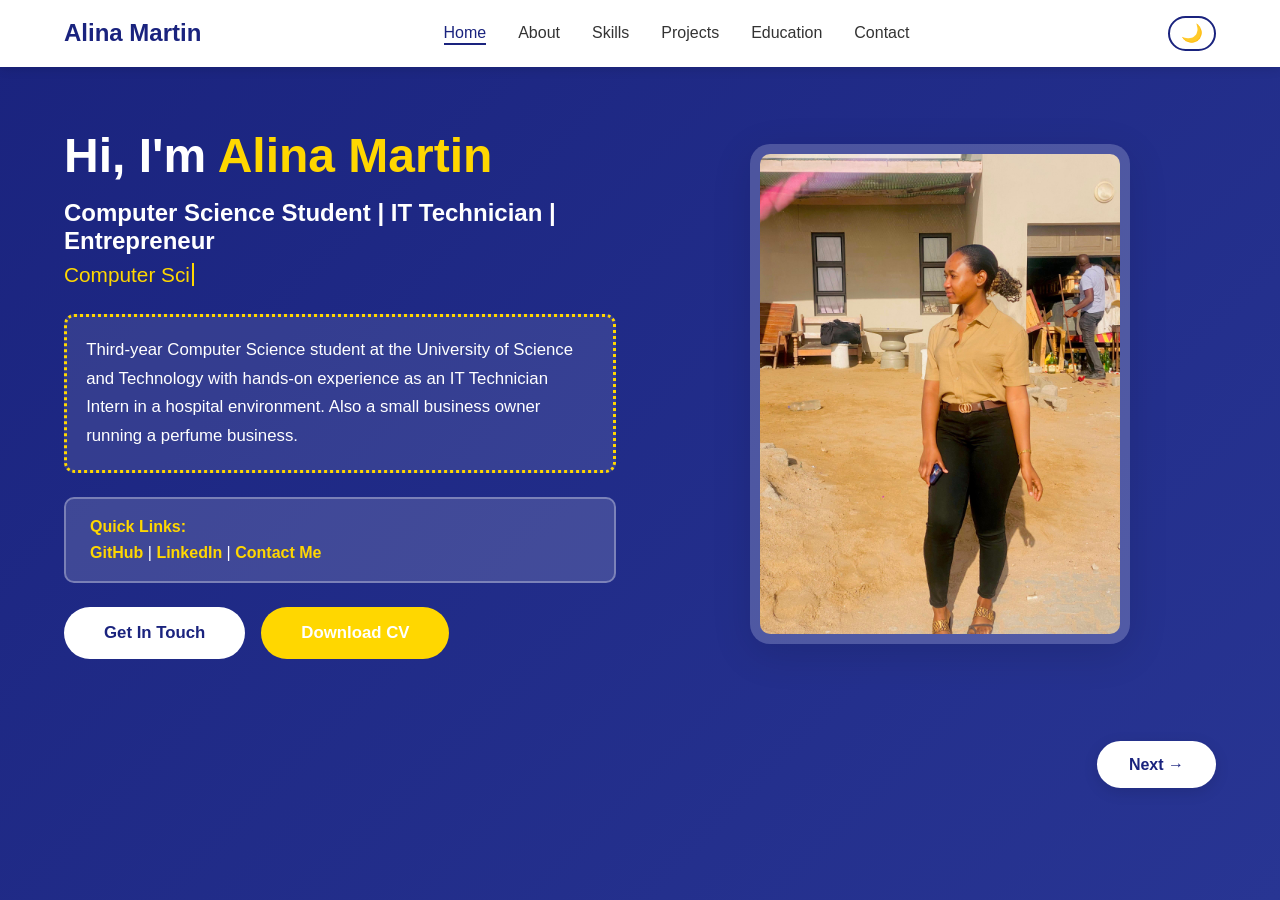
<file: index.html>
<!DOCTYPE html>
<html lang="en">
<head>
  <meta charset="UTF-8">
  <meta name="viewport" content="width=device-width, initial-scale=1.0">
  <title>Alina Martin - Home</title>
  <link rel="stylesheet" href="portfolio.css">
</head>
<body>

  <!-- Navigation -->
  <nav class="navbar">
    <div class="logo">Alina Martin</div>
    <ul class="nav-links">
      <li><a href="index.html" class="nav-link active">Home</a></li>
      <li><a href="about.html" class="nav-link">About</a></li>
      <li><a href="skills.html" class="nav-link">Skills</a></li>
      <li><a href="projects.html" class="nav-link">Projects</a></li>
      <li><a href="education.html" class="nav-link">Education</a></li>
      <li><a href="contact.html" class="nav-link">Contact</a></li>
    </ul>
    <div style="display:flex;align-items:center;gap:0.5rem;">
      <button id="darkModeToggle" aria-label="Switch to dark mode">🌙</button>
      <button class="nav-toggle" id="navToggle" aria-label="Toggle navigation" aria-expanded="false">
        <span></span><span></span><span></span>
      </button>
    </div>
  </nav>

  <!-- Home Section -->
  <section class="page-section">
    <div class="home-content">
      <div class="home-text reveal">
        <h1>Hi, I'm <span class="highlight">Alina Martin</span></h1>
        <h2 class="subtitle">Computer Science Student | IT Technician | Entrepreneur</h2>
        <div class="typing-wrapper">
          <span id="typingText"></span>
        </div>
        <p class="description dotted-border">Third-year Computer Science student at the University of Science and Technology with hands-on experience as an IT Technician Intern in a hospital environment. Also a small business owner running a perfume business.</p>
        <div class="info-box">
          <h4>Quick Links:</h4>
          <p>
            <a href="https://github.com/msmartins27" target="_blank" class="custom-link">GitHub</a> |
            <a href="https://www.linkedin.com/in/alina-ndasilwohenda-3824383b3/" target="_blank" class="custom-link">LinkedIn</a> |
            <a href="contact.html" class="custom-link">Contact Me</a>
          </p>
        </div>
        <div class="button-group">
          <a href="contact.html" class="cta-button">Get In Touch</a>
          <a href="ALINA MARTIN CV  (2).pdf.pdf" download class="download-btn">Download CV</a>
        </div>
      </div>
      <div class="home-image reveal">
        <img src="WhatsApp Image 2026-02-24 at 3.05.21 PM.jpeg" alt="Alina Martin" class="profile-img">
      </div>
    </div>
    <a href="about.html" class="next-btn">Next →</a>
  </section>

  <!-- Back to Top -->
  <button id="backToTop" aria-label="Back to top">↑</button>

  <script src="portfolio.js"></script>
</body>
</html>
</file>
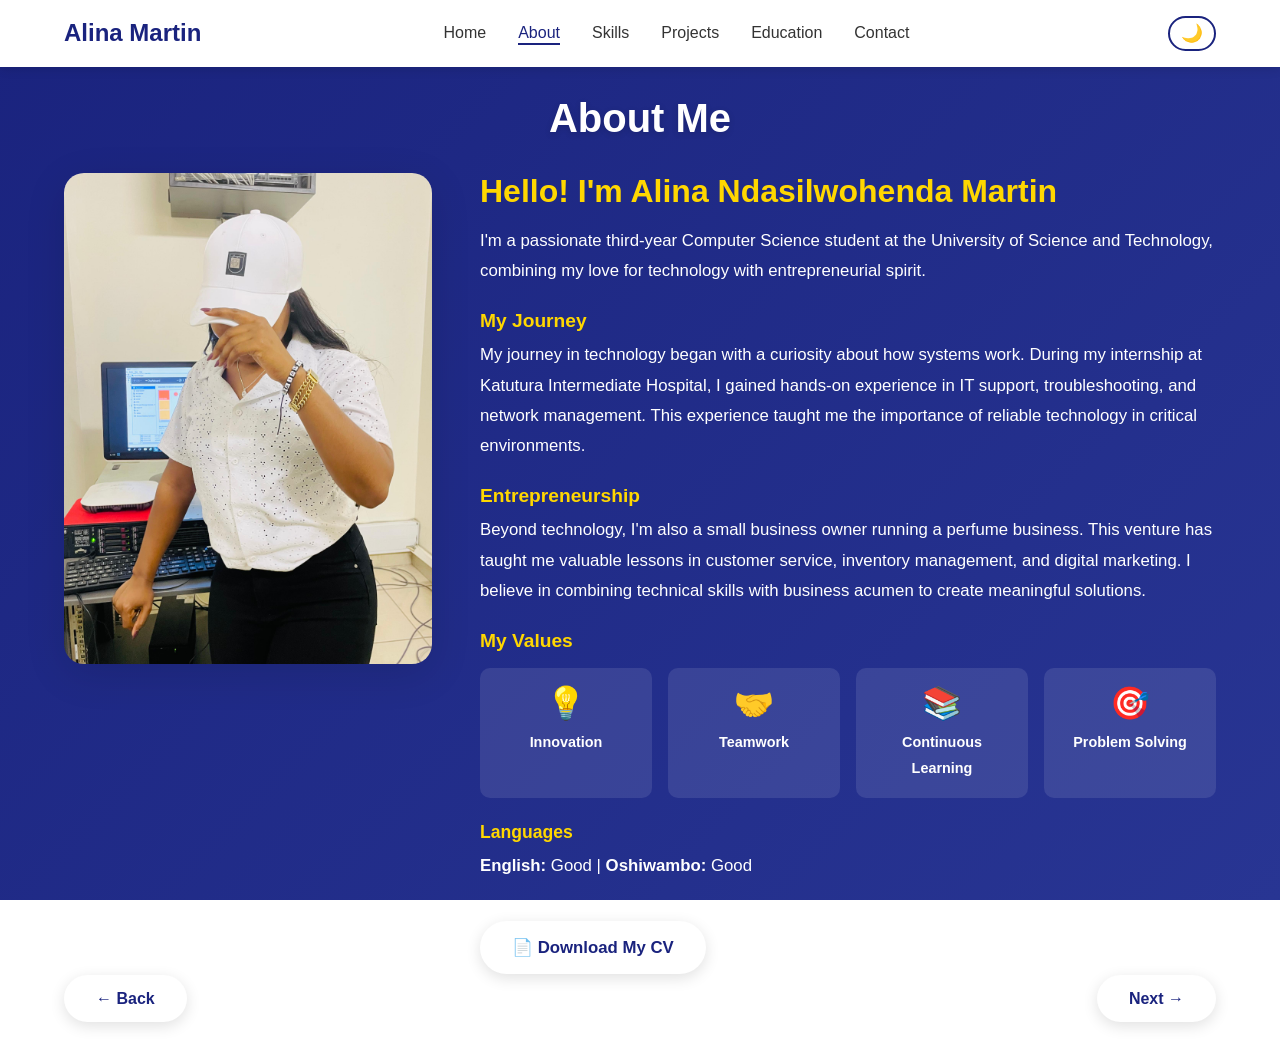
<file: about.html>
<!DOCTYPE html>
<html lang="en">
<head>
  <meta charset="UTF-8">
  <meta name="viewport" content="width=device-width, initial-scale=1.0">
  <title>Alina Martin - About</title>
  <link rel="stylesheet" href="portfolio.css">
</head>
<body>

  <!-- Navigation -->
  <nav class="navbar">
    <div class="logo">Alina Martin</div>
    <ul class="nav-links">
      <li><a href="index.html" class="nav-link">Home</a></li>
      <li><a href="about.html" class="nav-link active">About</a></li>
      <li><a href="skills.html" class="nav-link">Skills</a></li>
      <li><a href="projects.html" class="nav-link">Projects</a></li>
      <li><a href="education.html" class="nav-link">Education</a></li>
      <li><a href="contact.html" class="nav-link">Contact</a></li>
    </ul>
    <div style="display:flex;align-items:center;gap:0.5rem;">
      <button id="darkModeToggle" aria-label="Switch to dark mode">🌙</button>
      <button class="nav-toggle" id="navToggle" aria-label="Toggle navigation" aria-expanded="false">
        <span></span><span></span><span></span>
      </button>
    </div>
  </nav>

  <!-- About Section -->
  <section class="page-section">
    <h2 class="section-title reveal">About Me</h2>
    <div class="about-content">
      <div class="about-image reveal">
        <img src="WhatsApp Image 2026-02-24 at 3.05.21 PM (1).jpeg" alt="About Alina">
      </div>
      <div class="about-text reveal">
        <h3>Hello! I'm Alina Ndasilwohenda Martin</h3>
        <p>I'm a passionate third-year Computer Science student at the University of Science and Technology, combining my love for technology with entrepreneurial spirit.</p>

        <h4>My Journey</h4>
        <p>My journey in technology began with a curiosity about how systems work. During my internship at Katutura Intermediate Hospital, I gained hands-on experience in IT support, troubleshooting, and network management. This experience taught me the importance of reliable technology in critical environments.</p>

        <h4>Entrepreneurship</h4>
        <p>Beyond technology, I'm also a small business owner running a perfume business. This venture has taught me valuable lessons in customer service, inventory management, and digital marketing. I believe in combining technical skills with business acumen to create meaningful solutions.</p>

        <h4>My Values</h4>
        <div class="values-grid">
          <div class="value-item"><span class="value-icon">💡</span><p>Innovation</p></div>
          <div class="value-item"><span class="value-icon">🤝</span><p>Teamwork</p></div>
          <div class="value-item"><span class="value-icon">📚</span><p>Continuous Learning</p></div>
          <div class="value-item"><span class="value-icon">🎯</span><p>Problem Solving</p></div>
        </div>

        <h5>Languages</h5>
        <p><strong>English:</strong> Good | <strong>Oshiwambo:</strong> Good</p>

        <a href="ALINA MARTIN CV  (2).pdf.pdf" download class="download-cv-btn">
          <span>📄</span> Download My CV
        </a>
      </div>
    </div>
    <a href="index.html" class="back-btn">← Back</a>
    <a href="skills.html" class="next-btn">Next →</a>
  </section>

  <!-- Back to Top -->
  <button id="backToTop" aria-label="Back to top">↑</button>

  <script src="portfolio.js"></script>
</body>
</html>
</file>
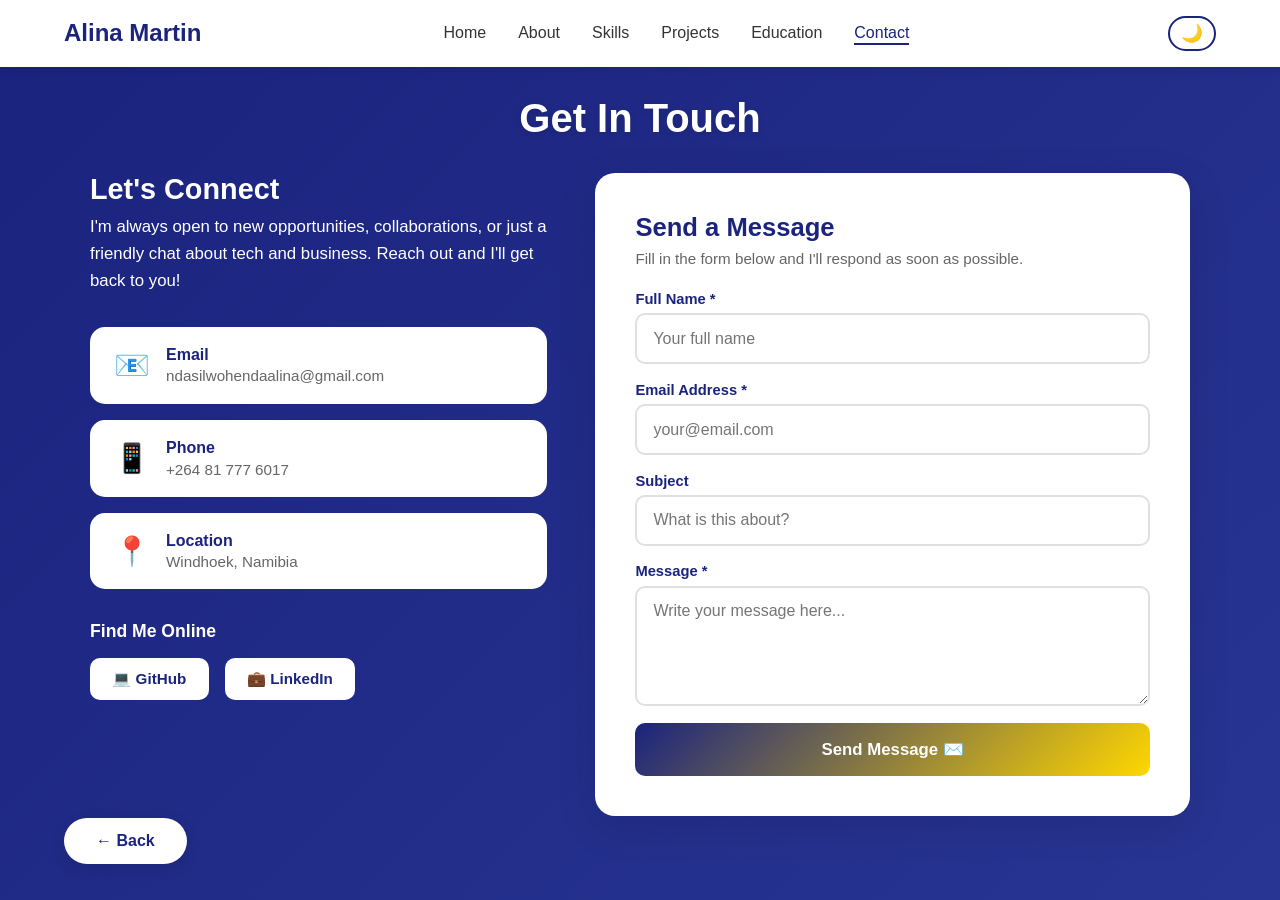
<file: contact.html>
<!DOCTYPE html>
<html lang="en">
<head>
  <meta charset="UTF-8">
  <meta name="viewport" content="width=device-width, initial-scale=1.0">
  <title>Alina Martin - Contact</title>
  <link rel="stylesheet" href="portfolio.css">
</head>
<body>

  <!-- Navigation -->
  <nav class="navbar">
    <div class="logo">Alina Martin</div>
    <ul class="nav-links">
      <li><a href="index.html" class="nav-link">Home</a></li>
      <li><a href="about.html" class="nav-link">About</a></li>
      <li><a href="skills.html" class="nav-link">Skills</a></li>
      <li><a href="projects.html" class="nav-link">Projects</a></li>
      <li><a href="education.html" class="nav-link">Education</a></li>
      <li><a href="contact.html" class="nav-link active">Contact</a></li>
    </ul>
    <div style="display:flex;align-items:center;gap:0.5rem;">
      <button id="darkModeToggle" aria-label="Switch to dark mode">🌙</button>
      <button class="nav-toggle" id="navToggle" aria-label="Toggle navigation" aria-expanded="false">
        <span></span><span></span><span></span>
      </button>
    </div>
  </nav>

  <!-- Contact Section -->
  <section class="page-section">
    <h2 class="section-title reveal">Get In Touch</h2>
    <div class="contact-container">

      <!-- Left: info + social -->
      <div class="contact-left">
        <div class="contact-intro reveal">
          <h3>Let's Connect</h3>
          <p>I'm always open to new opportunities, collaborations, or just a friendly chat about tech and business. Reach out and I'll get back to you!</p>
        </div>

        <div class="contact-details reveal">
          <div class="contact-item">
            <span class="contact-icon">📧</span>
            <div>
              <h4>Email</h4>
              <a href="mailto:ndasilwohendaalina@gmail.com" class="contact-link">ndasilwohendaalina@gmail.com</a>
            </div>
          </div>
          <div class="contact-item">
            <span class="contact-icon">📱</span>
            <div>
              <h4>Phone</h4>
              <p>+264 81 777 6017</p>
            </div>
          </div>
          <div class="contact-item">
            <span class="contact-icon">📍</span>
            <div>
              <h4>Location</h4>
              <p>Windhoek, Namibia</p>
            </div>
          </div>
        </div>

        <div class="social-links reveal">
          <h4>Find Me Online</h4>
          <div class="social-buttons">
            <a href="https://github.com/msmartins27" target="_blank" class="social-btn">💻 GitHub</a>
            <a href="https://www.linkedin.com/in/alina-ndasilwohenda-3824383b3/" target="_blank" class="social-btn">💼 LinkedIn</a>
          </div>
        </div>
      </div>

      <!-- Right: form -->
      <div class="contact-right reveal">
        <div class="contact-form-container">
          <h3>Send a Message</h3>
          <p class="form-description">Fill in the form below and I'll respond as soon as possible.</p>

          <form id="contactForm" class="contact-form" action="https://formspree.io/f/xlgpjble" method="POST" novalidate>
            <div class="form-group">
              <label for="name">Full Name *</label>
              <input type="text" id="name" name="name" placeholder="Your full name" required>
            </div>
            <div class="form-group">
              <label for="email">Email Address *</label>
              <input type="email" id="email" name="email" placeholder="your@email.com" required>
            </div>
            <div class="form-group">
              <label for="subject">Subject</label>
              <input type="text" id="subject" name="subject" placeholder="What is this about?">
            </div>
            <div class="form-group">
              <label for="message">Message *</label>
              <textarea id="message" name="message" placeholder="Write your message here..." required></textarea>
            </div>
            <div id="formBanner" class="form-banner" role="alert"></div>
            <button type="submit" class="submit-btn">Send Message ✉️</button>
          </form>
        </div>
      </div>

    </div>
    <a href="education.html" class="back-btn">← Back</a>
  </section>

  <!-- Back to Top -->
  <button id="backToTop" aria-label="Back to top">↑</button>

  <script src="portfolio.js"></script>
</body>
</html>
</file>
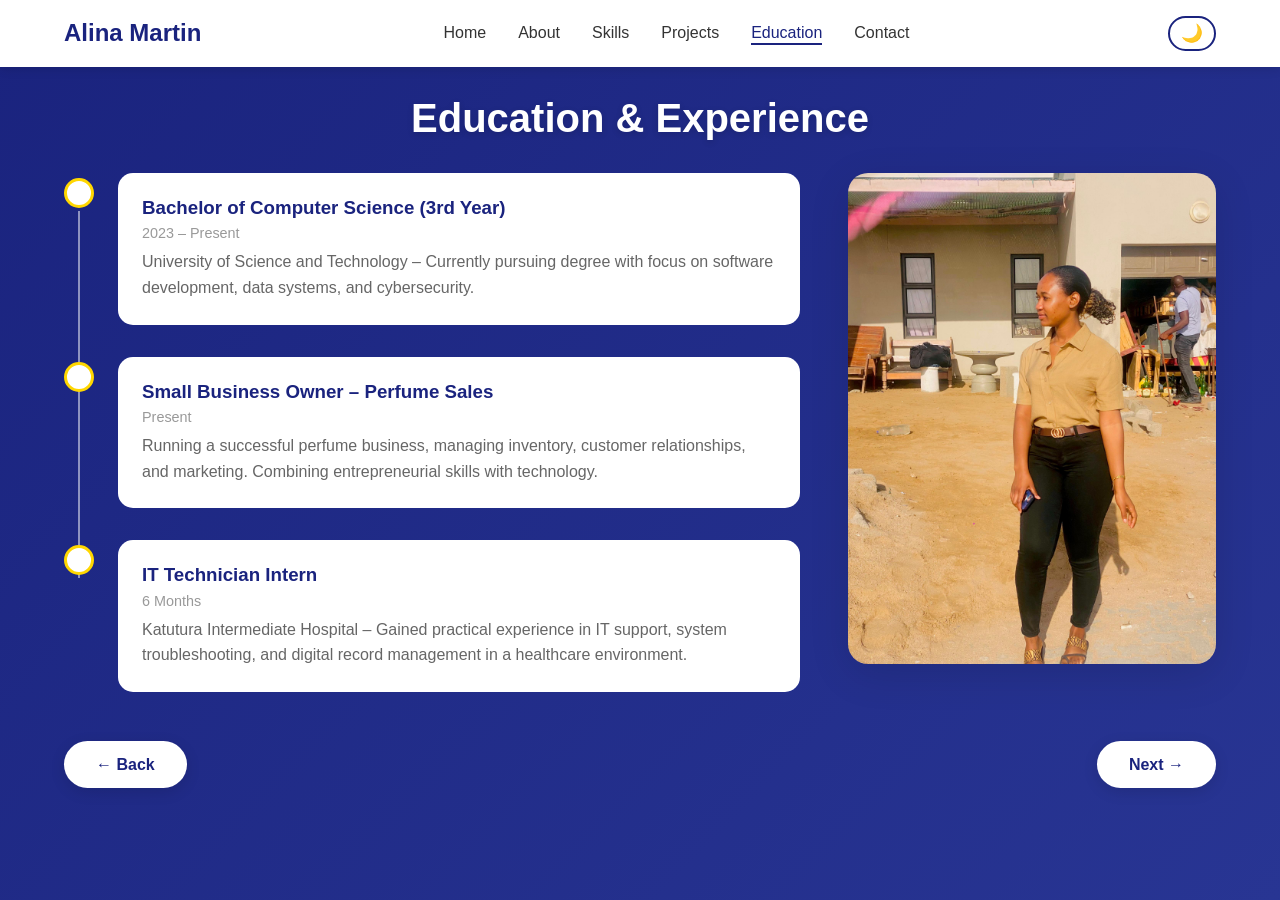
<file: education.html>
<!DOCTYPE html>
<html lang="en">
<head>
  <meta charset="UTF-8">
  <meta name="viewport" content="width=device-width, initial-scale=1.0">
  <title>Alina Martin - Education</title>
  <link rel="stylesheet" href="portfolio.css">
</head>
<body>

  <!-- Navigation -->
  <nav class="navbar">
    <div class="logo">Alina Martin</div>
    <ul class="nav-links">
      <li><a href="index.html" class="nav-link">Home</a></li>
      <li><a href="about.html" class="nav-link">About</a></li>
      <li><a href="skills.html" class="nav-link">Skills</a></li>
      <li><a href="projects.html" class="nav-link">Projects</a></li>
      <li><a href="education.html" class="nav-link active">Education</a></li>
      <li><a href="contact.html" class="nav-link">Contact</a></li>
    </ul>
    <div style="display:flex;align-items:center;gap:0.5rem;">
      <button id="darkModeToggle" aria-label="Switch to dark mode">🌙</button>
      <button class="nav-toggle" id="navToggle" aria-label="Toggle navigation" aria-expanded="false">
        <span></span><span></span><span></span>
      </button>
    </div>
  </nav>

  <!-- Education Section -->
  <section class="page-section">
    <h2 class="section-title reveal">Education &amp; Experience</h2>
    <div class="education-content">
      <div class="education-timeline">

        <div class="timeline-item reveal">
          <div class="timeline-dot"></div>
          <div class="timeline-content">
            <h3>Bachelor of Computer Science (3rd Year)</h3>
            <p class="timeline-date">2023 – Present</p>
            <p>University of Science and Technology – Currently pursuing degree with focus on software development, data systems, and cybersecurity.</p>
          </div>
        </div>

        <div class="timeline-item reveal">
          <div class="timeline-dot"></div>
          <div class="timeline-content">
            <h3>Small Business Owner – Perfume Sales</h3>
            <p class="timeline-date">Present</p>
            <p>Running a successful perfume business, managing inventory, customer relationships, and marketing. Combining entrepreneurial skills with technology.</p>
          </div>
        </div>

        <div class="timeline-item reveal">
          <div class="timeline-dot"></div>
          <div class="timeline-content">
            <h3>IT Technician Intern</h3>
            <p class="timeline-date">6 Months</p>
            <p>Katutura Intermediate Hospital – Gained practical experience in IT support, system troubleshooting, and digital record management in a healthcare environment.</p>
          </div>
        </div>

      </div>
      <div class="education-image reveal">
        <img src="WhatsApp Image 2026-02-24 at 3.05.21 PM.jpeg" alt="Education">
      </div>
    </div>
    <a href="projects.html" class="back-btn">← Back</a>
    <a href="contact.html" class="next-btn">Next →</a>
  </section>

  <!-- Back to Top -->
  <button id="backToTop" aria-label="Back to top">↑</button>

  <script src="portfolio.js"></script>
</body>
</html>
</file>
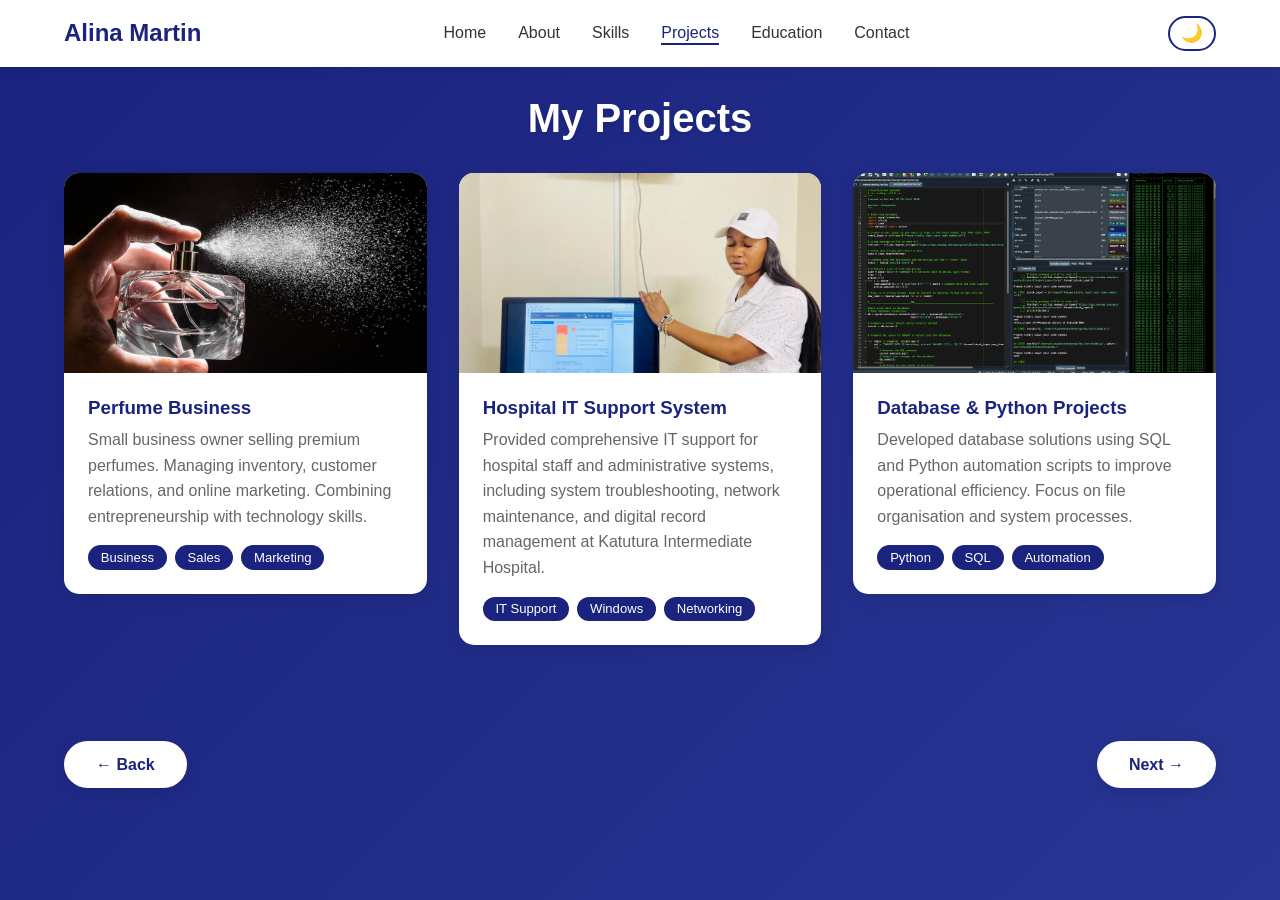
<file: projects.html>
<!DOCTYPE html>
<html lang="en">
<head>
  <meta charset="UTF-8">
  <meta name="viewport" content="width=device-width, initial-scale=1.0">
  <title>Alina Martin - Projects</title>
  <link rel="stylesheet" href="portfolio.css">
</head>
<body>

  <!-- Navigation -->
  <nav class="navbar">
    <div class="logo">Alina Martin</div>
    <ul class="nav-links">
      <li><a href="index.html" class="nav-link">Home</a></li>
      <li><a href="about.html" class="nav-link">About</a></li>
      <li><a href="skills.html" class="nav-link">Skills</a></li>
      <li><a href="projects.html" class="nav-link active">Projects</a></li>
      <li><a href="education.html" class="nav-link">Education</a></li>
      <li><a href="contact.html" class="nav-link">Contact</a></li>
    </ul>
    <div style="display:flex;align-items:center;gap:0.5rem;">
      <button id="darkModeToggle" aria-label="Switch to dark mode">🌙</button>
      <button class="nav-toggle" id="navToggle" aria-label="Toggle navigation" aria-expanded="false">
        <span></span><span></span><span></span>
      </button>
    </div>
  </nav>

  <!-- Projects Section -->
  <section class="page-section">
    <h2 class="section-title reveal">My Projects</h2>
    <div class="projects-grid">

      <!-- Perfume Business -->
      <a href="https://www.linkedin.com/in/alina-ndasilwohenda-3824383b3/" target="_blank" class="project-card-link reveal">
        <div class="project-card">
          <div class="project-image">
            <img src="WhatsApp Image 2026-02-24 at 3.05.21 PM (3).jpeg" alt="Perfume Business">
            <div class="project-overlay"><span class="view-project">View on LinkedIn →</span></div>
          </div>
          <div class="project-info">
            <h3>Perfume Business</h3>
            <p>Small business owner selling premium perfumes. Managing inventory, customer relations, and online marketing. Combining entrepreneurship with technology skills.</p>
            <div class="project-tags">
              <span class="tag">Business</span>
              <span class="tag">Sales</span>
              <span class="tag">Marketing</span>
            </div>
          </div>
        </div>
      </a>

      <!-- Hospital IT -->
      <div class="project-card reveal">
        <div class="project-image">
          <img src="WhatsApp Image 2026-02-24 at 3.05.21 PM (2).jpeg" alt="Hospital IT">
        </div>
        <div class="project-info">
          <h3>Hospital IT Support System</h3>
          <p>Provided comprehensive IT support for hospital staff and administrative systems, including system troubleshooting, network maintenance, and digital record management at Katutura Intermediate Hospital.</p>
          <div class="project-tags">
            <span class="tag">IT Support</span>
            <span class="tag">Windows</span>
            <span class="tag">Networking</span>
          </div>
        </div>
      </div>

      <!-- Python & SQL -->
      <a href="https://github.com/msmartins27" target="_blank" class="project-card-link reveal">
        <div class="project-card">
          <div class="project-image">
            <img src="WhatsApp Image 2026-02-23 at 5.25.51 PM (1).jpeg" alt="Database Project">
            <div class="project-overlay"><span class="view-project">View on GitHub →</span></div>
          </div>
          <div class="project-info">
            <h3>Database &amp; Python Projects</h3>
            <p>Developed database solutions using SQL and Python automation scripts to improve operational efficiency. Focus on file organisation and system processes.</p>
            <div class="project-tags">
              <span class="tag">Python</span>
              <span class="tag">SQL</span>
              <span class="tag">Automation</span>
            </div>
          </div>
        </div>
      </a>

    </div>
    <a href="skills.html" class="back-btn">← Back</a>
    <a href="education.html" class="next-btn">Next →</a>
  </section>

  <!-- Back to Top -->
  <button id="backToTop" aria-label="Back to top">↑</button>

  <script src="portfolio.js"></script>
</body>
</html>
</file>
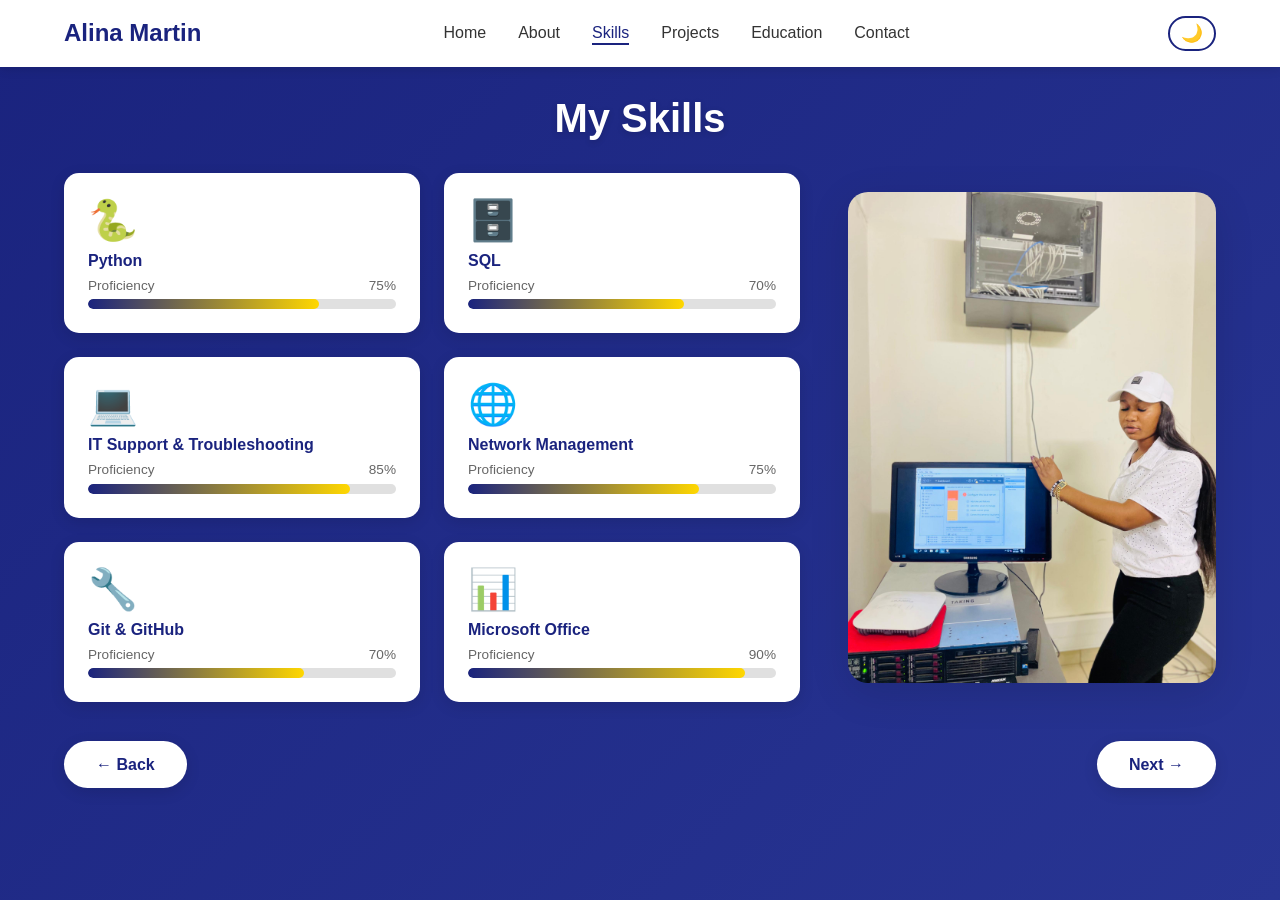
<file: skills.html>
<!DOCTYPE html>
<html lang="en">
<head>
  <meta charset="UTF-8">
  <meta name="viewport" content="width=device-width, initial-scale=1.0">
  <title>Alina Martin - Skills</title>
  <link rel="stylesheet" href="portfolio.css">
</head>
<body>

  <!-- Navigation -->
  <nav class="navbar">
    <div class="logo">Alina Martin</div>
    <ul class="nav-links">
      <li><a href="index.html" class="nav-link">Home</a></li>
      <li><a href="about.html" class="nav-link">About</a></li>
      <li><a href="skills.html" class="nav-link active">Skills</a></li>
      <li><a href="projects.html" class="nav-link">Projects</a></li>
      <li><a href="education.html" class="nav-link">Education</a></li>
      <li><a href="contact.html" class="nav-link">Contact</a></li>
    </ul>
    <div style="display:flex;align-items:center;gap:0.5rem;">
      <button id="darkModeToggle" aria-label="Switch to dark mode">🌙</button>
      <button class="nav-toggle" id="navToggle" aria-label="Toggle navigation" aria-expanded="false">
        <span></span><span></span><span></span>
      </button>
    </div>
  </nav>

  <!-- Skills Section -->
  <section class="page-section">
    <h2 class="section-title reveal">My Skills</h2>
    <div class="skills-content">
      <div class="skills-grid">

        <div class="skill-card reveal">
          <div class="skill-icon">🐍</div>
          <h3>Python</h3>
          <div class="skill-label"><span>Proficiency</span><span>75%</span></div>
          <div class="skill-bar">
            <div class="skill-progress" data-width="75%"></div>
          </div>
        </div>

        <div class="skill-card reveal">
          <div class="skill-icon">🗄️</div>
          <h3>SQL</h3>
          <div class="skill-label"><span>Proficiency</span><span>70%</span></div>
          <div class="skill-bar">
            <div class="skill-progress" data-width="70%"></div>
          </div>
        </div>

        <div class="skill-card reveal">
          <div class="skill-icon">💻</div>
          <h3>IT Support &amp; Troubleshooting</h3>
          <div class="skill-label"><span>Proficiency</span><span>85%</span></div>
          <div class="skill-bar">
            <div class="skill-progress" data-width="85%"></div>
          </div>
        </div>

        <div class="skill-card reveal">
          <div class="skill-icon">🌐</div>
          <h3>Network Management</h3>
          <div class="skill-label"><span>Proficiency</span><span>75%</span></div>
          <div class="skill-bar">
            <div class="skill-progress" data-width="75%"></div>
          </div>
        </div>

        <div class="skill-card reveal">
          <div class="skill-icon">🔧</div>
          <h3>Git &amp; GitHub</h3>
          <div class="skill-label"><span>Proficiency</span><span>70%</span></div>
          <div class="skill-bar">
            <div class="skill-progress" data-width="70%"></div>
          </div>
        </div>

        <div class="skill-card reveal">
          <div class="skill-icon">📊</div>
          <h3>Microsoft Office</h3>
          <div class="skill-label"><span>Proficiency</span><span>90%</span></div>
          <div class="skill-bar">
            <div class="skill-progress" data-width="90%"></div>
          </div>
        </div>

      </div>
      <div class="skills-image reveal">
        <img src="WhatsApp Image 2026-02-24 at 3.05.21 PM (2).jpeg" alt="Skills">
      </div>
    </div>
    <a href="about.html" class="back-btn">← Back</a>
    <a href="projects.html" class="next-btn">Next →</a>
  </section>

  <!-- Back to Top -->
  <button id="backToTop" aria-label="Back to top">↑</button>

  <script src="portfolio.js"></script>
</body>
</html>
</file>
<file: portfolio.css>
/* ==============================================
   portfolio.css – Alina Martin Portfolio
   ============================================== */

/* ---------- CSS Custom Properties ---------- */
:root {
  --primary: #1A237E;
  --primary-light: #FFD700;
  --white: #FFFFFF;
  --text: #333;
  --text-muted: #666;
  --bg-card: #FFFFFF;
  --bg-body-start: #1A237E;
  --bg-body-end: #283593;
  --nav-bg: #FFFFFF;
  --shadow: rgba(0,0,0,0.12);
  --transition: 0.3s ease;
  --radius: 15px;
}

/* ---------- Dark Mode ---------- */
body.dark {
  --primary: #7986CB;
  --primary-light: #FFD700;
  --white: #0d0f2b;
  --text: #e8eaf6;
  --text-muted: #9fa8da;
  --bg-card: #151840;
  --bg-body-start: #0d0f2b;
  --bg-body-end: #151840;
  --nav-bg: #0d0f2b;
  --shadow: rgba(0,0,0,0.4);
}

/* ---------- Reset ---------- */
*, *::before, *::after {
  margin: 0;
  padding: 0;
  box-sizing: border-box;
}

html { scroll-behavior: smooth; }

body {
  font-family: 'Segoe UI', Tahoma, Geneva, Verdana, sans-serif;
  background: linear-gradient(135deg, var(--bg-body-start) 0%, var(--bg-body-end) 100%);
  background-attachment: fixed;
  color: var(--text);
  overflow-x: hidden;
  transition: background var(--transition), color var(--transition);
  min-height: 100vh;
}

/* ---------- Navigation ---------- */
.navbar {
  position: fixed;
  top: 0;
  width: 100%;
  background: var(--nav-bg);
  padding: 1rem 5%;
  display: flex;
  justify-content: space-between;
  align-items: center;
  z-index: 1000;
  box-shadow: 0 2px 10px var(--shadow);
  transition: padding var(--transition), box-shadow var(--transition), background var(--transition);
}

.navbar.scrolled {
  padding: 0.6rem 5%;
  box-shadow: 0 4px 20px var(--shadow);
}

.logo {
  font-size: 1.5rem;
  font-weight: bold;
  color: var(--primary);
  transition: color var(--transition);
}

.nav-links {
  display: flex;
  list-style: none;
  gap: 2rem;
  transition: var(--transition);
}

.nav-link {
  text-decoration: none;
  color: var(--text);
  font-weight: 500;
  transition: color var(--transition);
  position: relative;
  padding-bottom: 4px;
}

.nav-link::after {
  content: '';
  position: absolute;
  bottom: 0;
  left: 0;
  width: 0;
  height: 2px;
  background: var(--primary);
  transition: width var(--transition);
}

.nav-link:hover::after,
.nav-link.active::after { width: 100%; }

.nav-link:hover,
.nav-link.active { color: var(--primary); }

/* Dark mode toggle button */
#darkModeToggle {
  background: none;
  border: 2px solid var(--primary);
  border-radius: 50px;
  padding: 0.3rem 0.7rem;
  font-size: 1.1rem;
  cursor: pointer;
  transition: background var(--transition), border-color var(--transition);
  margin-left: 1rem;
  color: var(--text);
}

#darkModeToggle:hover { background: var(--primary-light); }

/* Hamburger toggle */
.nav-toggle {
  display: none;
  flex-direction: column;
  gap: 5px;
  background: none;
  border: none;
  cursor: pointer;
  padding: 4px;
}

.nav-toggle span {
  display: block;
  width: 25px;
  height: 3px;
  background: var(--primary);
  border-radius: 3px;
  transition: all 0.3s;
}

.nav-toggle.open span:nth-child(1) { transform: translateY(8px) rotate(45deg); }
.nav-toggle.open span:nth-child(2) { opacity: 0; }
.nav-toggle.open span:nth-child(3) { transform: translateY(-8px) rotate(-45deg); }

/* ---------- Page Section (shared) ---------- */
.page-section {
  min-height: calc(100vh - 80px);
  padding: 6rem 5% 5rem;
  position: relative;
}

.section-title {
  font-size: 2.5rem;
  color: var(--white);
  margin-bottom: 2rem;
  text-align: center;
  text-shadow: 0 2px 6px rgba(0,0,0,0.15);
}

/* ---------- Scroll-reveal animation ---------- */
/* Content is visible by default; JS adds "js-ready" to body
   before hiding elements, so content always shows without JS */
.js-ready .reveal {
  opacity: 0;
  transform: translateY(30px);
  transition: opacity 0.6s ease, transform 0.6s ease;
}

.js-ready .reveal.visible {
  opacity: 1;
  transform: translateY(0);
}

/* Stagger children */
.js-ready .reveal:nth-child(2) { transition-delay: 0.1s; }
.js-ready .reveal:nth-child(3) { transition-delay: 0.2s; }
.js-ready .reveal:nth-child(4) { transition-delay: 0.3s; }
.js-ready .reveal:nth-child(5) { transition-delay: 0.4s; }

/* ---------- Navigation Buttons ---------- */
.next-btn, .back-btn {
  position: absolute;
  bottom: 2rem;
  background: var(--white);
  color: var(--primary);
  border: none;
  padding: 0.9rem 2rem;
  font-size: 1rem;
  font-weight: bold;
  border-radius: 50px;
  cursor: pointer;
  transition: transform var(--transition), box-shadow var(--transition);
  box-shadow: 0 4px 15px var(--shadow);
  text-decoration: none;
  display: inline-block;
}

.next-btn { right: 5%; }
.back-btn { left: 5%; }

.next-btn:hover, .back-btn:hover {
  transform: translateY(-2px);
  box-shadow: 0 6px 20px var(--shadow);
}

/* ---------- Back to Top Button ---------- */
#backToTop {
  position: fixed;
  bottom: 2rem;
  right: 2rem;
  background: var(--primary);
  color: var(--white);
  border: none;
  border-radius: 50%;
  width: 46px;
  height: 46px;
  font-size: 1.3rem;
  cursor: pointer;
  opacity: 0;
  transform: translateY(20px);
  transition: opacity var(--transition), transform var(--transition);
  z-index: 900;
  box-shadow: 0 4px 15px var(--shadow);
}

#backToTop.visible {
  opacity: 1;
  transform: translateY(0);
}

/* ---------- Home Section ---------- */
.home-content {
  display: flex;
  align-items: center;
  justify-content: space-between;
  gap: 3rem;
  max-width: 1200px;
  margin: 0 auto;
  padding: 2rem 0;
}

.home-text { flex: 1; color: var(--white); }

.home-text h1 { font-size: 3rem; margin-bottom: 1rem; }

.highlight { color: var(--primary-light); }

.subtitle { font-size: 1.5rem; margin-bottom: 0.5rem; color: var(--white); }

/* Typing effect wrapper */
.typing-wrapper {
  font-size: 1.3rem;
  color: var(--primary-light);
  margin-bottom: 1.2rem;
  min-height: 2rem;
}

#typingText {
  border-right: 2px solid var(--primary-light);
  animation: blink 0.7s step-end infinite;
  padding-right: 2px;
}

@keyframes blink {
  0%, 100% { border-color: var(--primary-light); }
  50%       { border-color: transparent; }
}

.description {
  font-size: 1.05rem;
  line-height: 1.7;
  margin-bottom: 1.5rem;
  color: var(--white);
}

.dotted-border {
  border: 3px dotted var(--primary-light);
  padding: 1.2rem;
  border-radius: 10px;
  background: rgba(255,255,255,0.1);
}

.info-box {
  background: rgba(255,255,255,0.15);
  padding: 1.2rem 1.5rem;
  border-radius: 10px;
  margin-bottom: 1.5rem;
  border: 2px solid rgba(255,255,255,0.3);
}

.info-box h4 { color: var(--primary-light); margin-bottom: 0.5rem; }

.custom-link {
  color: var(--primary-light);
  text-decoration: none;
  font-weight: bold;
  transition: color var(--transition), border-bottom var(--transition);
  border-bottom: 2px solid transparent;
}

.custom-link:hover { color: var(--white); border-bottom-color: var(--primary-light); }

.button-group { display: flex; gap: 1rem; flex-wrap: wrap; margin-top: 1.5rem; }

.cta-button {
  background: var(--white);
  color: var(--primary);
  padding: 1rem 2.5rem;
  font-size: 1.05rem;
  font-weight: bold;
  border-radius: 50px;
  cursor: pointer;
  transition: transform var(--transition), box-shadow var(--transition);
  text-decoration: none;
  display: inline-block;
  border: none;
}

.cta-button:hover { transform: translateY(-2px); box-shadow: 0 6px 20px var(--shadow); }

.download-btn {
  background: var(--primary-light);
  color: var(--white);
  padding: 1rem 2.5rem;
  font-size: 1.05rem;
  font-weight: bold;
  border-radius: 50px;
  cursor: pointer;
  transition: all var(--transition);
  text-decoration: none;
  display: inline-block;
  border: none;
}

.download-btn:hover { transform: translateY(-2px); background: var(--primary); box-shadow: 0 6px 20px var(--shadow); }

.home-image { flex: 1; display: flex; justify-content: center; }

.profile-img {
  width: 100%;
  max-width: 380px;
  border-radius: 20px;
  box-shadow: 0 10px 40px var(--shadow);
  padding: 10px;
  background: rgba(255,255,255,0.2);
  animation: float 4s ease-in-out infinite;
}

@keyframes float {
  0%, 100% { transform: translateY(0); }
  50%       { transform: translateY(-12px); }
}

/* ---------- About Section ---------- */
.about-content {
  display: flex;
  gap: 3rem;
  max-width: 1200px;
  margin: 0 auto;
  align-items: flex-start;
}

.about-image { flex: 1; display: flex; justify-content: center; }

.about-image img {
  width: 100%;
  max-width: 380px;
  border-radius: 20px;
  box-shadow: 0 10px 40px var(--shadow);
}

.about-text { flex: 2; color: var(--white); }

.about-text h3 { font-size: 2rem; margin-bottom: 1rem; color: var(--primary-light); }

.about-text h4 {
  font-size: 1.2rem;
  margin-top: 1.5rem;
  margin-bottom: 0.5rem;
  color: var(--primary-light);
}

.about-text h5 {
  font-size: 1.1rem;
  margin-top: 1.5rem;
  margin-bottom: 0.5rem;
  color: var(--primary-light);
}

.about-text p { line-height: 1.8; margin-bottom: 1rem; font-size: 1.05rem; }

.values-grid {
  display: grid;
  grid-template-columns: repeat(4, 1fr);
  gap: 1rem;
  margin: 1rem 0 1.5rem;
}

.value-item {
  background: rgba(255,255,255,0.1);
  padding: 1rem;
  border-radius: 10px;
  text-align: center;
  transition: transform var(--transition), background var(--transition);
  cursor: default;
}

.value-item:hover { transform: translateY(-5px); background: rgba(255,255,255,0.2); }

.value-icon { font-size: 2rem; display: block; margin-bottom: 0.5rem; }

.value-item p { margin: 0; font-size: 0.9rem; font-weight: bold; }

.download-cv-btn {
  display: inline-block;
  background: var(--white);
  color: var(--primary);
  padding: 1rem 2rem;
  border-radius: 50px;
  text-decoration: none;
  font-weight: bold;
  font-size: 1.05rem;
  margin-top: 1.5rem;
  transition: all var(--transition);
  box-shadow: 0 4px 15px var(--shadow);
}

.download-cv-btn:hover { transform: translateY(-2px); box-shadow: 0 6px 20px var(--shadow); }

/* ---------- Skills Section ---------- */
.skills-content {
  display: flex;
  gap: 3rem;
  max-width: 1200px;
  margin: 0 auto;
}

.skills-grid {
  flex: 2;
  display: grid;
  grid-template-columns: repeat(auto-fit, minmax(240px, 1fr));
  gap: 1.5rem;
}

.skill-card {
  background: var(--bg-card);
  padding: 1.5rem;
  border-radius: var(--radius);
  box-shadow: 0 4px 15px var(--shadow);
  transition: transform var(--transition);
}

.skill-card:hover { transform: translateY(-5px); }

.skill-icon { font-size: 2.5rem; margin-bottom: 0.5rem; }

.skill-card h3 { margin-bottom: 0.5rem; color: var(--primary); font-size: 1rem; }

.skill-label {
  display: flex;
  justify-content: space-between;
  margin-bottom: 0.4rem;
  font-size: 0.85rem;
  color: var(--text-muted);
}

.skill-bar {
  background: #e0e0e0;
  height: 10px;
  border-radius: 5px;
  overflow: hidden;
}

body.dark .skill-bar { background: #444; }

/* bars start at 0; JS sets final width via data-width */
.skill-progress {
  background: linear-gradient(90deg, var(--primary), var(--primary-light));
  height: 100%;
  width: 0;
  border-radius: 5px;
  transition: width 1.2s cubic-bezier(0.4, 0, 0.2, 1);
}

.skills-image { flex: 1; display: flex; align-items: center; }

.skills-image img {
  width: 100%;
  border-radius: 20px;
  box-shadow: 0 10px 40px var(--shadow);
}

/* ---------- Projects Section ---------- */
.projects-grid {
  display: grid;
  grid-template-columns: repeat(auto-fit, minmax(300px, 1fr));
  gap: 2rem;
  max-width: 1200px;
  margin: 0 auto;
}

.project-card-link { text-decoration: none; color: inherit; display: block; }

.project-card {
  background: var(--bg-card);
  border-radius: var(--radius);
  overflow: hidden;
  box-shadow: 0 4px 15px var(--shadow);
  transition: transform var(--transition), box-shadow var(--transition);
  cursor: pointer;
}

.project-card:hover {
  transform: translateY(-10px);
  box-shadow: 0 12px 30px var(--shadow);
}

.project-image {
  width: 100%;
  height: 200px;
  overflow: hidden;
  position: relative;
}

.project-image img {
  width: 100%;
  height: 100%;
  object-fit: cover;
  transition: transform var(--transition);
}

.project-card:hover .project-image img { transform: scale(1.08); }

.project-overlay {
  position: absolute;
  inset: 0;
  background: rgba(106,76,147,0.88);
  display: flex;
  align-items: center;
  justify-content: center;
  opacity: 0;
  transition: opacity var(--transition);
}

.project-card:hover .project-overlay { opacity: 1; }

.view-project { color: var(--white); font-size: 1.1rem; font-weight: bold; }

.project-info { padding: 1.5rem; }

.project-info h3 { color: var(--primary); margin-bottom: 0.5rem; }

.project-info p { color: var(--text-muted); line-height: 1.6; margin-bottom: 1rem; }

.project-tags { display: flex; gap: 0.5rem; flex-wrap: wrap; }

.tag {
  background: var(--primary);
  color: var(--white);
  padding: 0.3rem 0.8rem;
  border-radius: 20px;
  font-size: 0.82rem;
}

/* ---------- Education Section ---------- */
.education-content {
  display: flex;
  gap: 3rem;
  max-width: 1200px;
  margin: 0 auto;
  align-items: flex-start;
}

.education-timeline { flex: 2; }

.timeline-item {
  display: flex;
  gap: 1.5rem;
  margin-bottom: 2rem;
  position: relative;
}

.timeline-item:not(:last-child)::before {
  content: '';
  position: absolute;
  left: 14px;
  top: 38px;
  width: 2px;
  height: calc(100% + 2rem);
  background: rgba(255,255,255,0.5);
}

.timeline-dot {
  width: 30px;
  height: 30px;
  background: var(--white);
  border-radius: 50%;
  flex-shrink: 0;
  margin-top: 5px;
  border: 3px solid var(--primary-light);
}

.timeline-content {
  background: var(--bg-card);
  padding: 1.5rem;
  border-radius: var(--radius);
  flex: 1;
}

.timeline-content h3 { color: var(--primary); margin-bottom: 0.4rem; }

.timeline-date { color: #999; font-size: 0.9rem; margin-bottom: 0.5rem; }

.timeline-content p:last-child { color: var(--text-muted); line-height: 1.6; }

.education-image { flex: 1; }

.education-image img {
  width: 100%;
  border-radius: 20px;
  box-shadow: 0 10px 40px var(--shadow);
}

/* ---------- Contact Section ---------- */
.contact-container {
  display: grid;
  grid-template-columns: 1fr 1.3fr;
  gap: 3rem;
  max-width: 1100px;
  margin: 0 auto;
}

.contact-left { display: flex; flex-direction: column; gap: 2rem; }

.contact-intro h3 { color: var(--white); font-size: 1.8rem; margin-bottom: 0.5rem; }

.contact-intro p { color: var(--white); font-size: 1.05rem; line-height: 1.6; }

.contact-details { display: flex; flex-direction: column; gap: 1rem; }

.contact-item {
  background: var(--bg-card);
  padding: 1.2rem 1.5rem;
  border-radius: var(--radius);
  display: flex;
  align-items: center;
  gap: 1rem;
  transition: transform var(--transition);
}

.contact-item:hover { transform: translateY(-4px); }

.contact-icon { font-size: 1.8rem; }

.contact-item h4 { color: var(--primary); margin-bottom: 0.2rem; font-size: 1rem; }

.contact-item p, .contact-item a {
  color: var(--text-muted);
  margin: 0;
  font-size: 0.95rem;
}

.contact-link {
  color: var(--primary);
  text-decoration: none;
  font-weight: 500;
  transition: color var(--transition);
}

.contact-link:hover { color: var(--primary-light); text-decoration: underline; }

.social-links h4 { color: var(--white); margin-bottom: 1rem; font-size: 1.1rem; }

.social-buttons { display: flex; gap: 1rem; flex-wrap: wrap; }

.social-btn {
  background: var(--white);
  color: var(--primary);
  padding: 0.75rem 1.4rem;
  border-radius: 10px;
  text-decoration: none;
  font-weight: 600;
  display: flex;
  align-items: center;
  gap: 0.5rem;
  transition: all var(--transition);
  font-size: 0.95rem;
}

.social-btn:hover { transform: translateY(-3px); box-shadow: 0 6px 20px var(--shadow); }

/* Contact Form */
.contact-right { display: flex; }

.contact-form-container {
  background: var(--bg-card);
  padding: 2.5rem;
  border-radius: 20px;
  box-shadow: 0 10px 40px var(--shadow);
  width: 100%;
}

.contact-form-container h3 {
  color: var(--primary);
  font-size: 1.6rem;
  margin-bottom: 0.5rem;
}

.form-description { color: var(--text-muted); font-size: 0.95rem; margin-bottom: 1.5rem; }

.contact-form { display: flex; flex-direction: column; gap: 1.1rem; }

.form-group { display: flex; flex-direction: column; gap: 0.4rem; }

.form-group label { color: var(--primary); font-weight: 600; font-size: 0.92rem; }

.contact-form input,
.contact-form textarea {
  width: 100%;
  padding: 0.9rem 1rem;
  border: 2px solid #e0e0e0;
  border-radius: 10px;
  font-size: 1rem;
  font-family: inherit;
  transition: border-color var(--transition);
  background: var(--bg-card);
  color: var(--text);
}

body.dark .contact-form input,
body.dark .contact-form textarea { border-color: #444; }

.contact-form input:focus,
.contact-form textarea:focus { outline: none; border-color: var(--primary); }

.contact-form input.input-ok,
.contact-form textarea.input-ok { border-color: #4caf50; }

.contact-form input.input-error,
.contact-form textarea.input-error { border-color: #e53935; }

.contact-form textarea { resize: vertical; min-height: 120px; }

.field-error { color: #e53935; font-size: 0.82rem; margin-top: 2px; }

.form-banner {
  display: none;
  padding: 0.9rem 1.2rem;
  border-radius: 10px;
  font-weight: 600;
  margin-top: 0.5rem;
  text-align: center;
}

.form-banner--success { background: #e8f5e9; color: #2e7d32; }
.form-banner--error   { background: #ffebee; color: #c62828; }

.submit-btn {
  background: linear-gradient(135deg, var(--primary) 0%, var(--primary-light) 100%);
  color: var(--white);
  border: none;
  padding: 1rem 2rem;
  font-size: 1.05rem;
  font-weight: bold;
  border-radius: 10px;
  cursor: pointer;
  transition: transform var(--transition), box-shadow var(--transition);
}

.submit-btn:hover:not(:disabled) {
  transform: translateY(-2px);
  box-shadow: 0 6px 20px rgba(106,76,147,0.35);
}

.submit-btn:disabled { opacity: 0.65; cursor: not-allowed; }

/* ---------- Responsive Design ---------- */
@media (max-width: 900px) {
  .skills-content { flex-direction: column; }
  .about-content  { flex-direction: column; }
  .education-content { flex-direction: column; }
  .contact-container { grid-template-columns: 1fr; }
  .values-grid { grid-template-columns: repeat(2, 1fr); }
}

@media (max-width: 768px) {
  .nav-toggle { display: flex; }

  .nav-links {
    display: none;
    position: absolute;
    top: 100%;
    left: 0;
    width: 100%;
    background: var(--nav-bg);
    flex-direction: column;
    padding: 1rem 5%;
    gap: 1rem;
    box-shadow: 0 8px 20px var(--shadow);
  }

  .nav-links.nav-open { display: flex; }

  .section-title { font-size: 1.9rem; }

  .home-content { flex-direction: column; text-align: center; }

  .home-text h1 { font-size: 2.2rem; }

  .button-group { flex-direction: column; }

  .download-btn, .cta-button { width: 100%; text-align: center; }

  .skills-grid { grid-template-columns: 1fr 1fr; }

  .projects-grid { grid-template-columns: 1fr; }
}

@media (max-width: 480px) {
  .skills-grid { grid-template-columns: 1fr; }
  .values-grid { grid-template-columns: 1fr 1fr; }
  .home-text h1 { font-size: 1.8rem; }
}
</file>
